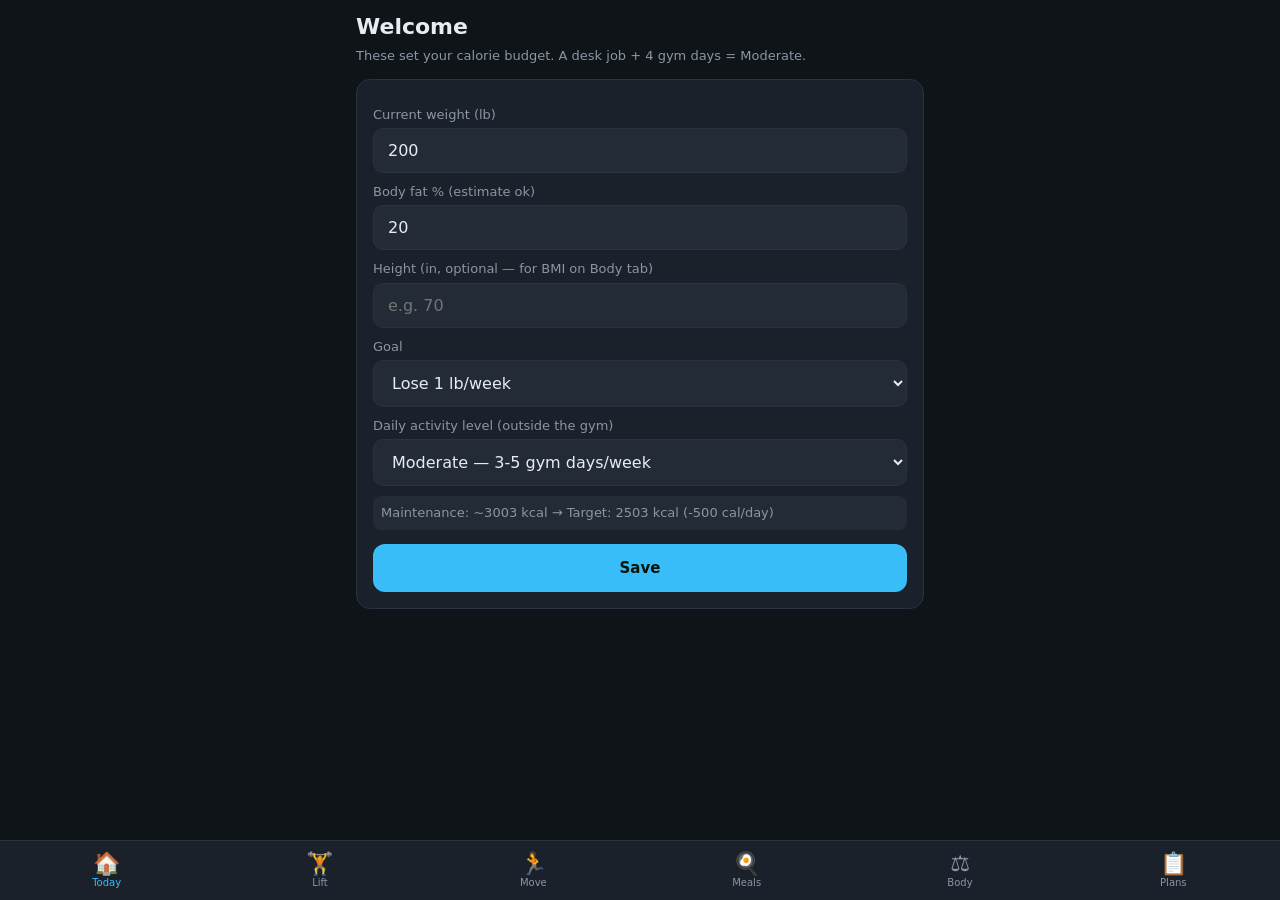
<file: index.html>
<!DOCTYPE html>
<html lang="en">
<head>
<meta charset="utf-8">
<meta name="viewport" content="width=device-width, initial-scale=1, viewport-fit=cover, user-scalable=no">
<meta name="theme-color" content="#0f1419">
<meta name="mobile-web-app-capable" content="yes">
<meta name="apple-mobile-web-app-capable" content="yes">
<meta name="apple-mobile-web-app-status-bar-style" content="black-translucent">
<meta name="apple-mobile-web-app-title" content="Fit">
<link rel="icon" href="icons/icon-192-v2.png">
<title>Fit Tracker</title>
<link rel="manifest" href="manifest.json">
<link rel="apple-touch-icon" href="icons/icon-192-v2.png">
<link rel="stylesheet" href="src/styles.css?v=224">
</head>
<body>
<div id="app"></div>
<nav id="tabbar">
  <button data-route="home"      class="tab"><span class="tab-icon">🏠</span><span class="tab-label">Today</span></button>
  <button data-route="workout"   class="tab"><span class="tab-icon">🏋️</span><span class="tab-label">Lift</span></button>
  <button data-route="cardio"    class="tab"><span class="tab-icon">🏃</span><span class="tab-label">Move</span></button>
  <button data-route="meals"     class="tab"><span class="tab-icon">🍳</span><span class="tab-label">Meals</span></button>
  <button data-route="body"      class="tab"><span class="tab-icon">⚖️</span><span class="tab-label">Body</span></button>
  <button data-route="programs"  class="tab"><span class="tab-icon">📋</span><span class="tab-label">Plans</span></button>
</nav>
<script>
window.__FIT_V = 224;
// If JS modules fail to load (stale SW serving broken cached code), auto-reload once.
setTimeout(function() {
  if (document.getElementById('app') && !document.getElementById('app').children.length) {
    var key = 'fit-blank-reload-v69';
    if (!sessionStorage.getItem(key)) {
      sessionStorage.setItem(key, '1');
      location.reload();
    }
  }
}, 3500);
</script>
<script type="module" src="src/app.js?v=224"></script>
</body>
</html>
</file>
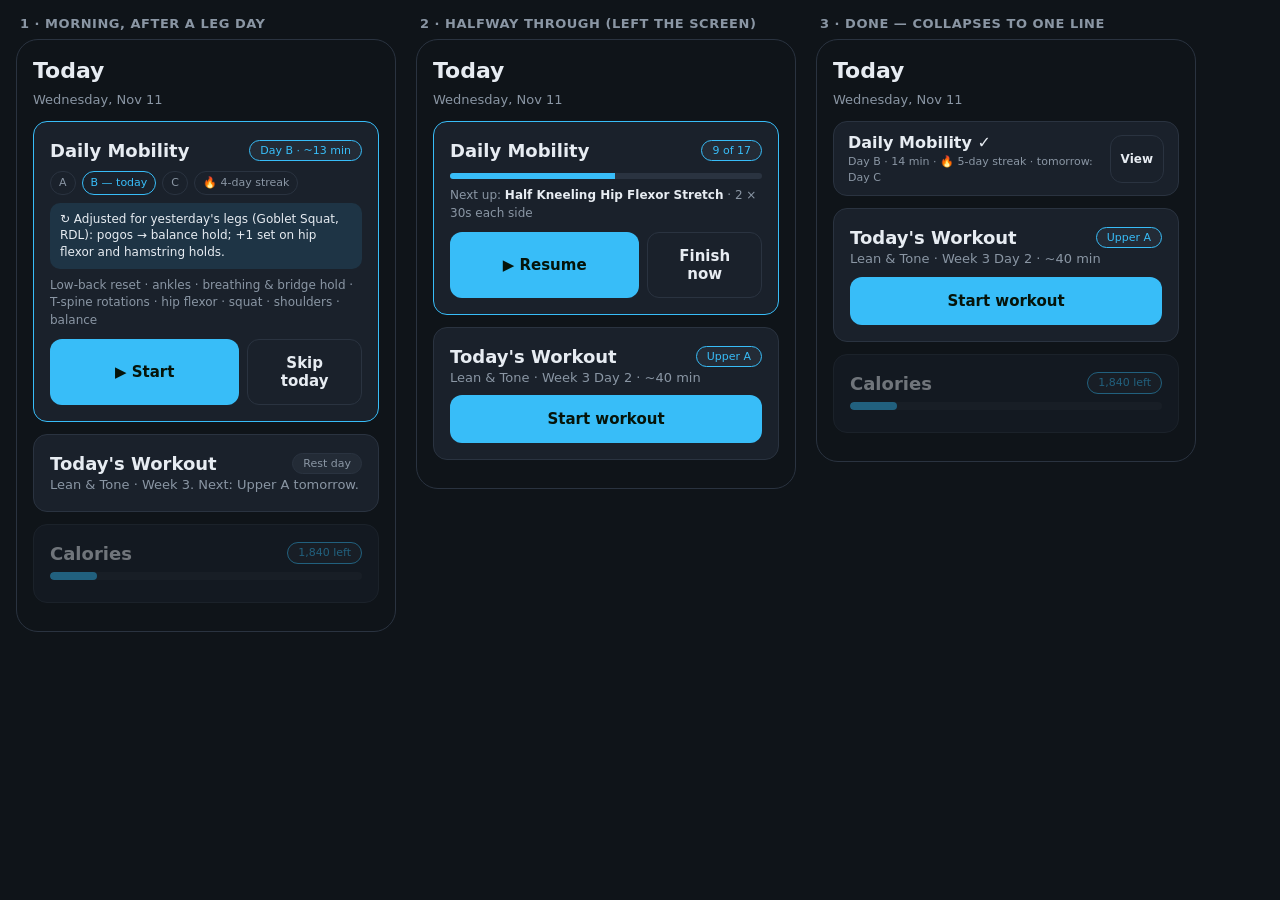
<file: docs/mockups/daily_mobility_card.html>
<!doctype html><html><head><meta charset="utf-8"><meta name="viewport" content="width=device-width,initial-scale=1">
<title>Daily Mobility card mockup</title>
<link rel="stylesheet" href="../../src/styles.css">
<style>
 body{padding:16px;background:var(--bg)} .frames{display:flex;gap:20px;flex-wrap:wrap;align-items:flex-start}
 .phone{width:380px;border:1px solid var(--border);border-radius:22px;padding:16px;background:var(--bg)}
 .cap{font:600 13px system-ui;color:var(--fg-dim);margin:0 0 8px 4px;text-transform:uppercase;letter-spacing:.04em}
 .dm-chips{display:flex;gap:6px;margin:8px 0 2px}
 .dm-chip{font-size:11px;padding:3px 8px;border-radius:999px;border:1px solid var(--border);color:var(--fg-dim)}
 .dm-chip.on{border-color:var(--accent);color:var(--accent)}
 .dm-adj{font-size:12px;margin-top:8px;padding:8px 10px;border-radius:10px;background:color-mix(in srgb,var(--accent) 12%,transparent);color:var(--fg)}
 .dm-moves{font-size:12px;color:var(--fg-dim);margin-top:8px;line-height:1.45}
 .dm-bar{height:6px;border-radius:3px;background:var(--border);margin-top:10px;overflow:hidden}.dm-bar i{display:block;height:100%;background:var(--accent)}
 .faded{opacity:.45}
</style></head><body>
<div class="frames">

<div><div class="cap">1 · Morning, after a leg day</div><div class="phone">
 <h1>Today</h1><div class="muted">Wednesday, Nov 11</div>
 <div class="card" style="border-color:var(--accent);margin-top:12px">
  <div class="card-row"><h2 style="margin:0">Daily Mobility</h2><span class="pill accent">Day B · ~13 min</span></div>
  <div class="dm-chips"><span class="dm-chip">A</span><span class="dm-chip on">B — today</span><span class="dm-chip">C</span><span class="dm-chip">🔥 4-day streak</span></div>
  <div class="dm-adj">↻ Adjusted for yesterday's legs (Goblet Squat, RDL): pogos → balance hold; +1 set on hip flexor and hamstring holds.</div>
  <div class="dm-moves">Low-back reset · ankles · breathing &amp; bridge hold · T-spine rotations · hip flexor · squat · shoulders · balance</div>
  <div class="btn-row" style="margin-top:10px;margin-bottom:0"><button class="btn" style="flex:2">▶ Start</button><button class="btn ghost" style="flex:1">Skip today</button></div>
 </div>
 <div class="card"><div class="card-row"><h2 style="margin:0">Today's Workout</h2><span class="pill">Rest day</span></div>
  <div class="muted">Lean &amp; Tone · Week 3. Next: Upper A tomorrow.</div></div>
 <div class="card faded"><div class="card-row"><h2 style="margin:0">Calories</h2><span class="pill accent">1,840 left</span></div><div class="bar"><div class="bar-fill" style="width:15%"></div></div></div>
</div></div>

<div><div class="cap">2 · Halfway through (left the screen)</div><div class="phone">
 <h1>Today</h1><div class="muted">Wednesday, Nov 11</div>
 <div class="card" style="border-color:var(--accent);margin-top:12px">
  <div class="card-row"><h2 style="margin:0">Daily Mobility</h2><span class="pill accent">9 of 17</span></div>
  <div class="dm-bar"><i style="width:53%"></i></div>
  <div class="dm-moves">Next up: <b style="color:var(--fg)">Half Kneeling Hip Flexor Stretch</b> · 2 × 30s each side</div>
  <div class="btn-row" style="margin-top:10px;margin-bottom:0"><button class="btn" style="flex:2">▶ Resume</button><button class="btn ghost" style="flex:1">Finish now</button></div>
 </div>
 <div class="card"><div class="card-row"><h2 style="margin:0">Today's Workout</h2><span class="pill accent">Upper A</span></div>
  <div class="muted">Lean &amp; Tone · Week 3 Day 2 · ~40 min</div>
  <div class="btn-row" style="margin-top:8px;margin-bottom:0"><button class="btn">Start workout</button></div></div>
</div></div>

<div><div class="cap">3 · Done — collapses to one line</div><div class="phone">
 <h1>Today</h1><div class="muted">Wednesday, Nov 11</div>
 <div class="card" style="margin-top:12px;padding:10px 14px">
  <div class="card-row"><div><div style="font-weight:600">Daily Mobility ✓</div><div style="font-size:11px;color:var(--fg-dim)">Day B · 14 min · 🔥 5-day streak · tomorrow: Day C</div></div><button class="btn ghost" style="width:auto;padding:4px 10px;font-size:12px">View</button></div>
 </div>
 <div class="card"><div class="card-row"><h2 style="margin:0">Today's Workout</h2><span class="pill accent">Upper A</span></div>
  <div class="muted">Lean &amp; Tone · Week 3 Day 2 · ~40 min</div>
  <div class="btn-row" style="margin-top:8px;margin-bottom:0"><button class="btn">Start workout</button></div></div>
 <div class="card faded"><div class="card-row"><h2 style="margin:0">Calories</h2><span class="pill accent">1,840 left</span></div><div class="bar"><div class="bar-fill" style="width:15%"></div></div></div>
</div></div>

</div></body></html>
</file>
<file: src/styles.css>
/* ── Fit Tracker styles — phone-first, dark, big tap targets ── */

:root {
  --bg: #0f1419;
  --bg-card: #1a212b;
  --bg-input: #232b36;
  --border: #2a3340;
  --fg: #e7ecf2;
  --fg-dim: #8a96a4;
  --accent: #38bdf8;
  --accent-dim: #0284c7;
  --warn: #f59e0b;
  --danger: #ef4444;
  --pjf: #3ddc84;
  --bws: #60a5fa;
  --safe-top: env(safe-area-inset-top, 0);
  --safe-bot: env(safe-area-inset-bottom, 0);
}

* { box-sizing: border-box; margin: 0; padding: 0; -webkit-tap-highlight-color: transparent; }
html, body { height: 100%; overflow-x: hidden; }
body {
  font-family: -apple-system, BlinkMacSystemFont, "Inter", "SF Pro Text", system-ui, sans-serif;
  background: var(--bg);
  color: var(--fg);
  font-size: 16px;
  line-height: 1.4;
  -webkit-font-smoothing: antialiased;
  user-select: none;
}
input, textarea { user-select: text; }

#app {
  min-height: 100vh;
  padding-top: calc(var(--safe-top) + 12px);
  padding-bottom: calc(72px + var(--safe-bot));
  padding-left: 16px;
  padding-right: 16px;
  max-width: 600px;
  margin: 0 auto;
}

/* ── Bottom tab bar ── */
#tabbar {
  position: fixed;
  bottom: 0;
  left: 0; right: 0;
  background: var(--bg-card);
  border-top: 1px solid var(--border);
  display: grid;
  grid-template-columns: repeat(6, 1fr);
  padding: 6px 0 calc(var(--safe-bot) + 6px);
  z-index: 100;
}
#tabbar .tab {
  background: none;
  border: 0;
  color: var(--fg-dim);
  display: flex;
  flex-direction: column;
  align-items: center;
  gap: 2px;
  padding: 6px 0;
  cursor: pointer;
  font-size: 11px;
  font-weight: 500;
}
#tabbar .tab.active { color: var(--accent); }
#tabbar .tab-icon { font-size: 22px; line-height: 1; }
#tabbar .tab-label { font-size: 10px; }

/* ── Headings ── */
h1 { font-size: 22px; font-weight: 700; margin-bottom: 4px; }
h2 { font-size: 18px; font-weight: 600; margin: 20px 0 10px; }
h3 { font-size: 15px; font-weight: 600; margin: 12px 0 6px; }
.muted { color: var(--fg-dim); font-size: 13px; }
.pill {
  display: inline-block;
  background: var(--bg-input);
  border: 1px solid var(--border);
  border-radius: 999px;
  padding: 2px 10px;
  font-size: 11px;
  color: var(--fg-dim);
}
.pill.pjf { color: var(--pjf); border-color: var(--pjf); }
.pill.bws { color: var(--bws); border-color: var(--bws); }
.pill.accent { color: var(--accent); border-color: var(--accent); }

/* ── Cards ── */
.card {
  background: var(--bg-card);
  border: 1px solid var(--border);
  border-radius: 14px;
  padding: 16px;
  margin-bottom: 12px;
}
.card-row {
  display: flex;
  justify-content: space-between;
  align-items: center;
  gap: 12px;
}

/* ── Buttons ── */
button {
  font-family: inherit;
  font-size: 15px;
  font-weight: 500;
  cursor: pointer;
}
.btn {
  background: var(--accent);
  color: #06140a;
  border: 0;
  border-radius: 12px;
  padding: 14px 18px;
  font-weight: 600;
  width: 100%;
  min-height: 48px;
}
.btn:active { background: var(--accent-dim); }
.btn.secondary {
  background: var(--bg-input);
  color: var(--fg);
  border: 1px solid var(--border);
}
.btn.danger { background: var(--danger); color: white; }
.btn.ghost { background: transparent; border: 1px solid var(--border); color: var(--fg); }
.btn-row { display: flex; gap: 8px; }
.btn-row > * { flex: 1; }

/* ── Inputs ── */
input[type="text"], input[type="number"], input[type="date"], input[type="time"], select, textarea {
  width: 100%;
  background: var(--bg-input);
  border: 1px solid var(--border);
  border-radius: 10px;
  color: var(--fg);
  padding: 12px 14px;
  font-size: 16px;
  font-family: inherit;
  min-height: 44px;
}
input:focus, select:focus, textarea:focus { outline: 2px solid var(--accent); outline-offset: -2px; }

label { display: block; font-size: 13px; color: var(--fg-dim); margin-bottom: 4px; margin-top: 10px; }

/* ── Progress bars ── */
.bar {
  height: 8px;
  background: var(--bg-input);
  border-radius: 4px;
  overflow: hidden;
  margin: 6px 0;
}
.bar-fill { height: 100%; background: var(--accent); border-radius: 4px; transition: width 0.3s; }
.bar-fill.warn { background: var(--warn); }
.bar-fill.danger { background: var(--danger); }

/* ── Macro display ── */
.macro-grid {
  display: grid;
  grid-template-columns: repeat(4, 1fr);
  gap: 8px;
  margin: 12px 0;
}
.macro {
  background: var(--bg-input);
  border-radius: 10px;
  padding: 10px;
  text-align: center;
}
.macro-label { font-size: 11px; color: var(--fg-dim); text-transform: uppercase; letter-spacing: 0.5px; }
.macro-value { font-size: 18px; font-weight: 700; margin-top: 2px; }
.macro-target { font-size: 11px; color: var(--fg-dim); }

/* ── Set log row ── */
.set-row {
  display: grid;
  grid-template-columns: 26px 1fr 38px 1fr 54px 46px;
  gap: 8px;
  align-items: center;
  margin: 6px 0;
}
.set-row .set-num {
  font-weight: 700;
  color: var(--fg-dim);
  text-align: center;
  font-size: 13px;
}
.set-row input { padding: 10px; min-height: 44px; text-align: center; }
.set-row .rpe-btn {
  background: var(--bg-input);
  border: 1px solid var(--border);
  color: var(--fg-dim);
  border-radius: 8px;
  padding: 0;
  height: 44px;
  font-size: 12px;
}
.set-row.done { opacity: 0.55; }
.set-row.timed { grid-template-columns: 30px 1fr 1.4fr 48px; }
.set-row .timed-target { font-size: 16px; font-weight: 600; text-align: center; font-variant-numeric: tabular-nums; }
.set-row .timer-btn {
  background: var(--accent); color: #0f1419; border: none; border-radius: 8px;
  height: 40px; font-weight: 700; font-size: 14px; font-variant-numeric: tabular-nums;
}
.set-row.done .timer-btn { background: var(--bg-input); color: var(--fg-dim); }
.set-row.done input { background: rgba(74, 222, 128, 0.08); }
.set-row .check {
  background: var(--bg-input);
  border: 1px solid var(--border);
  border-radius: 8px;
  height: 44px;
  font-size: 18px;
  color: var(--fg-dim);
}
.set-row.done .check { background: var(--accent); color: #06140a; border-color: var(--accent); }
.set-row .inc-btn {
  background: none;
  border: none;
  color: var(--fg-dim);
  font-size: 12px;
  padding: 0;
  height: 44px;
  opacity: 0.8;
  border: 1px solid var(--border) !important;
  cursor: pointer;
  border-radius: 6px;
}
.set-row .inc-btn:active { opacity: 1; }

/* ── Exercise block in workout view ── */
.exercise {
  background: var(--bg-card);
  border: 1px solid var(--border);
  border-radius: 14px;
  padding: 14px;
  margin-bottom: 12px;
}
.exercise-header {
  display: flex;
  justify-content: space-between;
  align-items: flex-start;
  gap: 8px;
  margin-bottom: 8px;
}
.exercise-name { font-weight: 600; font-size: 16px; }
.exercise-target { color: var(--fg-dim); font-size: 13px; }
.exercise-summary { display: none; color: var(--fg-dim); font-size: 12px; margin-top: 3px; }
.exercise--compact { cursor: pointer; }
.exercise--compact .set-row,
.exercise--compact .exercise-target,
.exercise--compact .e1rm-line { display: none; }
/* The rest timer stays visible on a finished exercise — that rest is the one you time. */
.video-link {
  background: var(--bg-input);
  border: 1px solid var(--border);
  color: var(--fg);
  border-radius: 8px;
  padding: 6px 10px;
  font-size: 12px;
  text-decoration: none;
  display: inline-flex;
  align-items: center;
  gap: 4px;
  white-space: nowrap;
}
.video-link { cursor: pointer; }
.video-link.has-video { color: var(--accent); border-color: var(--accent); }
.exercise-meta {
  display: flex;
  flex-wrap: wrap;
  gap: 6px;
  margin: 6px 0 10px;
}

/* ── Lists ── */
.list-item {
  background: var(--bg-card);
  border: 1px solid var(--border);
  border-radius: 12px;
  padding: 14px;
  margin-bottom: 8px;
  display: flex;
  justify-content: space-between;
  align-items: center;
  gap: 10px;
  cursor: pointer;
}
.list-item:active { background: var(--bg-input); }
.list-item-title { font-weight: 500; }
.list-item-meta { color: var(--fg-dim); font-size: 13px; margin-top: 2px; }

/* ── Empty state ── */
.empty {
  text-align: center;
  padding: 40px 20px;
  color: var(--fg-dim);
}
.empty .icon { font-size: 48px; margin-bottom: 12px; opacity: 0.5; }

/* ── Group label ── */
.group-label {
  font-size: 11px;
  text-transform: uppercase;
  letter-spacing: 0.5px;
  color: var(--accent);
  font-weight: 600;
  margin: 14px 0 4px;
  padding-left: 4px;
}

/* ── Modals/sheets ── */
.sheet-backdrop {
  position: fixed; inset: 0;
  background: rgba(0,0,0,0.6);
  z-index: 200;
  display: flex; align-items: flex-end;
  animation: fade 0.2s;
}
.sheet {
  background: var(--bg-card);
  border-radius: 18px 18px 0 0;
  width: 100%;
  max-height: 85vh;
  overflow-y: auto;
  padding: 20px 16px calc(var(--safe-bot) + 20px);
  animation: slide-up 0.25s;
}
@keyframes fade { from { opacity: 0; } }

/* Band workouts: links to each category's band-setup overview, under the title. */
.band-setup { display: flex; flex-wrap: wrap; align-items: center; gap: 6px; margin-top: 6px; font-size: 12px; color: var(--fg-dim); }
.band-setup-link {
  background: none; border: 1px solid rgba(34,197,94,0.4); color: #22c55e;
  border-radius: 999px; padding: 3px 9px; font-size: 12px; cursor: pointer;
}

/* Exercise demo video. Rotate a phone to landscape and it fills the screen; rotate back
   and it returns to the card. Pure CSS so the YouTube player keeps playing, no reload. */
.ex-video {
  position: relative;
  aspect-ratio: 16 / 9;
  background: #000;
  border-radius: 10px;
  overflow: hidden;
}
/* Facebook reels are portrait: a taller box, capped so the sets stay on screen. */
.ex-video.tall { aspect-ratio: 4 / 5; max-height: 52vh; margin: 0 auto; }
/* Phone on its side but the app stayed portrait: turn the video to fill the screen. */
.sheet .ex-video.sideways {
  position: fixed;
  top: 50%;
  left: 50%;
  width: 100vh;
  width: 100dvh;
  height: 100vw;
  aspect-ratio: auto;
  border-radius: 0;
  z-index: 500;
  transform: translate(-50%, -50%) rotate(var(--turn, 90deg));
}
.sheet:has(.ex-video.sideways) { overflow: hidden; }
@media (orientation: landscape) and (max-height: 540px) {
  /* A superset screen has several videos: only the one you were watching fills the screen. */
  .sheet .ex-video.is-active {
    position: fixed;
    inset: 0;
    z-index: 500;
    width: 100vw;
    height: 100vh;
    height: 100dvh;
    aspect-ratio: auto;
    border-radius: 0;
  }
  /* Keep the page behind still while the video is up. */
  .sheet:has(.ex-video.is-active) { overflow: hidden; }
}
@keyframes slide-up { from { transform: translateY(100%); } }

.update-banner {
  position: fixed;
  top: 0;
  left: 0;
  right: 0;
  z-index: 400;
  display: flex;
  align-items: center;
  justify-content: center;
  gap: 12px;
  flex-wrap: wrap;
  padding: calc(var(--safe-top) + 10px) 14px 10px;
  background: var(--bg-card);
  border-bottom: 1px solid var(--accent);
  font-size: 14px;
  box-shadow: 0 4px 20px rgba(0, 0, 0, 0.35);
}
.update-banner .btn {
  width: auto;
  min-height: 36px;
  padding: 8px 16px;
  font-size: 14px;
}

.toast {
  position: fixed;
  top: calc(var(--safe-top) + 12px);
  left: 50%; transform: translateX(-50%);
  background: var(--bg-card);
  border: 1px solid var(--border);
  border-radius: 999px;
  padding: 10px 18px;
  font-size: 14px;
  z-index: 300;
  animation: fade 0.2s;
}

/* ── Search bar ── */
.search-bar {
  position: sticky;
  top: 0;
  background: var(--bg);
  padding: 10px 0;
  z-index: 50;
  margin-bottom: 6px;
}

/* Warm-up cards: same card as an exercise, one check-off instead of set rows. */
.warmup-ex.done { opacity: 0.6; }
.warmup-ex.done .check { background: var(--accent); color: #06140a; border-color: var(--accent); }
.warmup-ex .check { flex-shrink: 0; width: 40px; height: 36px; background: var(--bg-input); border: 1px solid var(--border); border-radius: 8px; font-size: 18px; color: var(--fg-dim); }

/* Exercise sheet footer stays in reach while you scroll the notes, as in FKH. */
.sheet .ex-foot { position: sticky; bottom: calc(-20px - var(--safe-bot)); margin: 16px -16px 0; padding: 12px 16px calc(var(--safe-bot) + 12px); background: var(--bg-card); border-top: 1px solid var(--border); z-index: 2; }
.sheet .ex-foot:empty { display: none; }

/* Lift card inside the exercise sheet (Start workout): the sheet already shows the name,
   target, video and tags, so the card is just its set rows, last time, e1RM and rest. */
.exercise.in-sheet { margin: 0; padding: 10px 12px; }
.exercise.in-sheet .exercise-name,
.exercise.in-sheet .ex-tagline,
.exercise.in-sheet .ex-notes,
.exercise.in-sheet .exercise-target,
.exercise.in-sheet .video-link,
.exercise.in-sheet .ex-menu,
.exercise.in-sheet .exercise-summary { display: none !important; }
.exercise.in-sheet .exercise-header { margin-bottom: 2px; }
.exercise.in-sheet .set-row { display: grid !important; }
.exercise.in-sheet .e1rm-line { display: block !important; }
.exercise.in-sheet .rest-timer-line { font-size: 16px; font-weight: 700; color: var(--accent); font-variant-numeric: tabular-nums; }
.rest-live.rest-over .rest-timer-text { color: #22c55e; }
/* Rest timer while away from the Lift tab: tap it to go back. */
.rest-float { position: fixed; left: 50%; transform: translateX(-50%); bottom: calc(var(--safe-bot) + 74px);
  z-index: 250; background: var(--bg-card); border: 1px solid var(--accent); border-radius: 999px; padding: 6px 8px 6px 14px;
  font-size: 14px; font-weight: 700; color: var(--accent); font-variant-numeric: tabular-nums; white-space: nowrap;
  box-shadow: 0 4px 16px rgba(0,0,0,.35); cursor: pointer; display: flex; align-items: center; }
/* Changing sides on a one-side-at-a-time hold (FKH's switch colour). */
.timer-btn.switching, .hold-timer.switching { background: #f59e0b !important; color: #0f172a !important; border-color: #f59e0b !important; }
/* Clip tools (exercise sheet ⋯ → Clip video): a one-off, so small and out of the way. */
.clip-bar { margin-top: 8px; }
.clip-bar .btn { min-height: 40px; padding: 8px; font-size: 13px; }
.clip-bar .btn:disabled { opacity: 0.4; }

/* "Set logged · Undo" */
.undo-toast { position: fixed; left: 50%; transform: translateX(-50%); bottom: calc(var(--safe-bot) + 128px); z-index: 260;
  background: var(--bg-card); border: 1px solid var(--border); border-radius: 999px; padding: 6px 6px 6px 16px; font-size: 14px;
  display: flex; align-items: center; gap: 10px; box-shadow: 0 4px 16px rgba(0,0,0,.35); animation: fade 0.2s; }
.undo-toast button { background: none; border: none; color: var(--accent); font-weight: 700; font-size: 14px; padding: 6px 10px; cursor: pointer; }

/* Superset/circuit screen: the set you're on next (src/views/workout.js goToNextSet). */
.set-row.set-next { outline: 2px solid var(--accent); outline-offset: 2px; border-radius: 8px; transition: outline-color .3s; }

/* A set left blank when "Done" was tapped: skipped, not logged. Tap ○ to log it after all. */
.set-row.skipped { opacity: .45; }
.set-row.skipped .set-input { text-decoration: line-through; }
</file>
